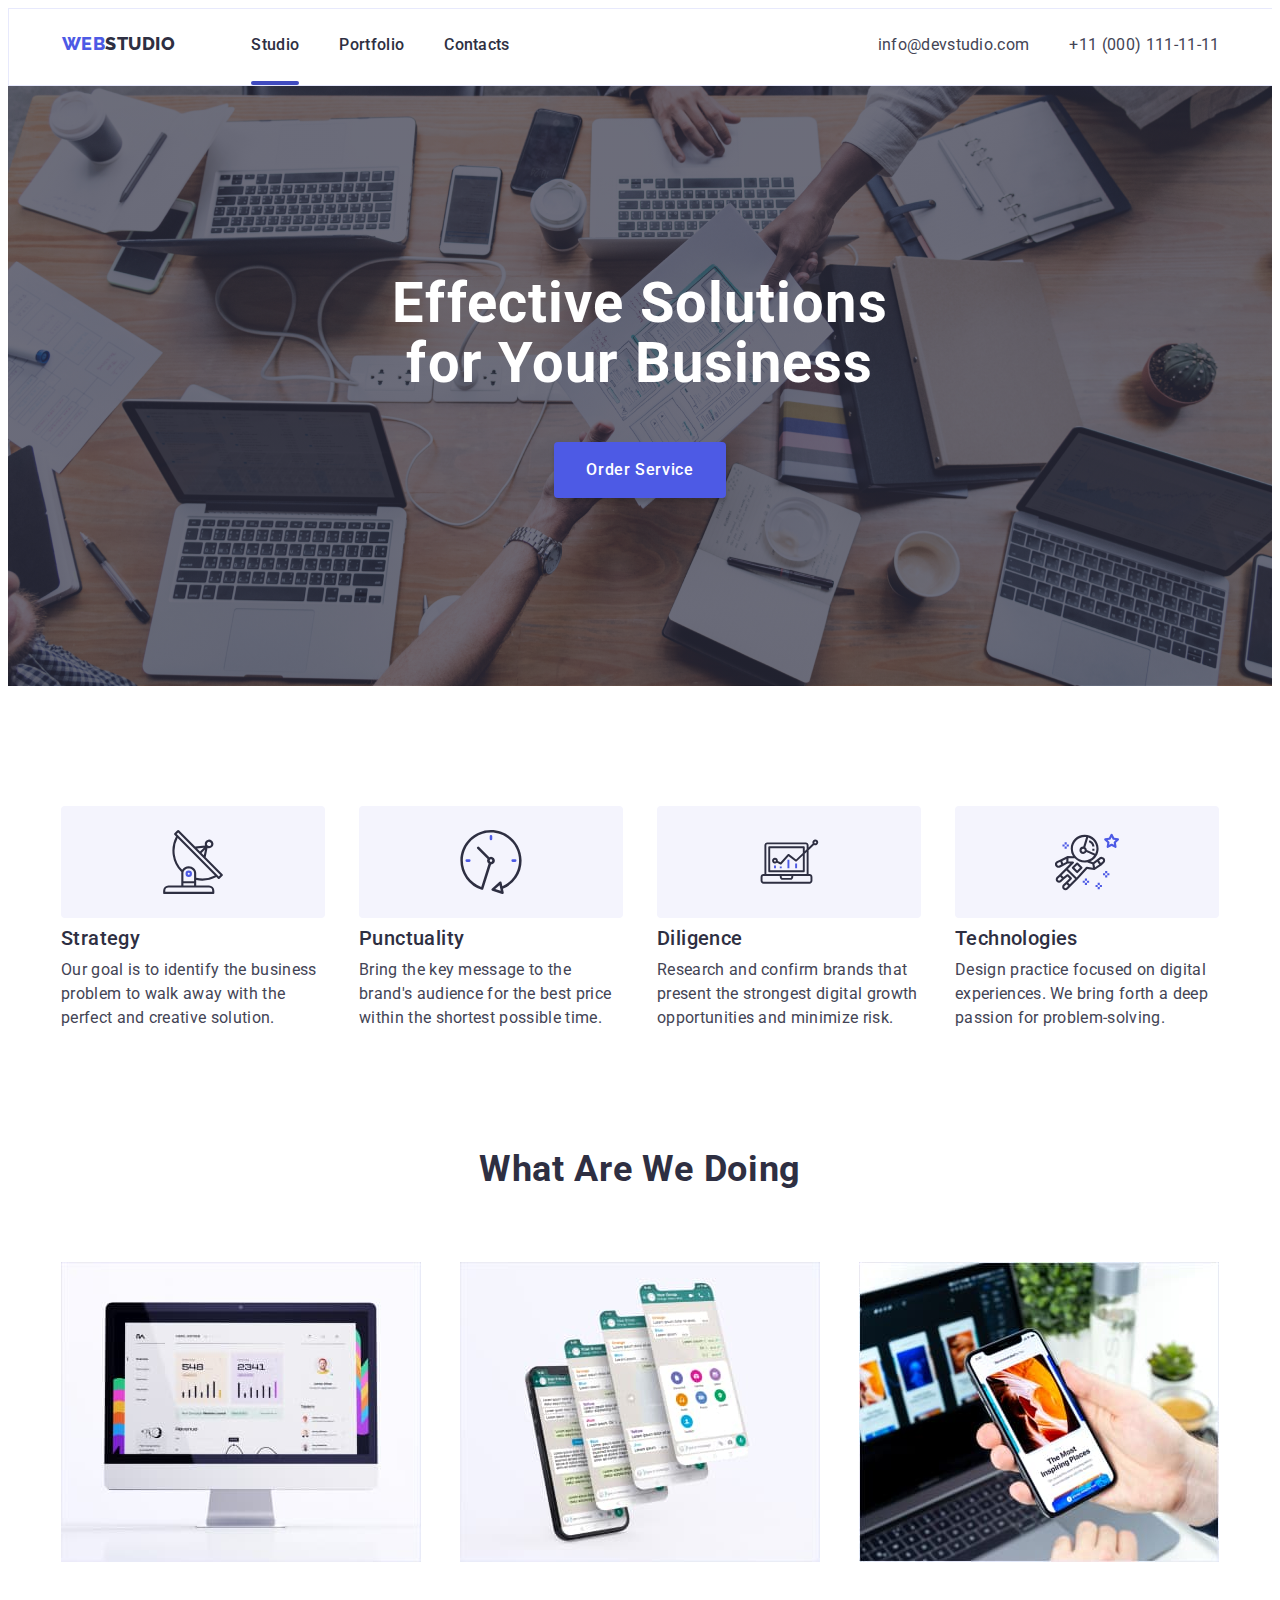
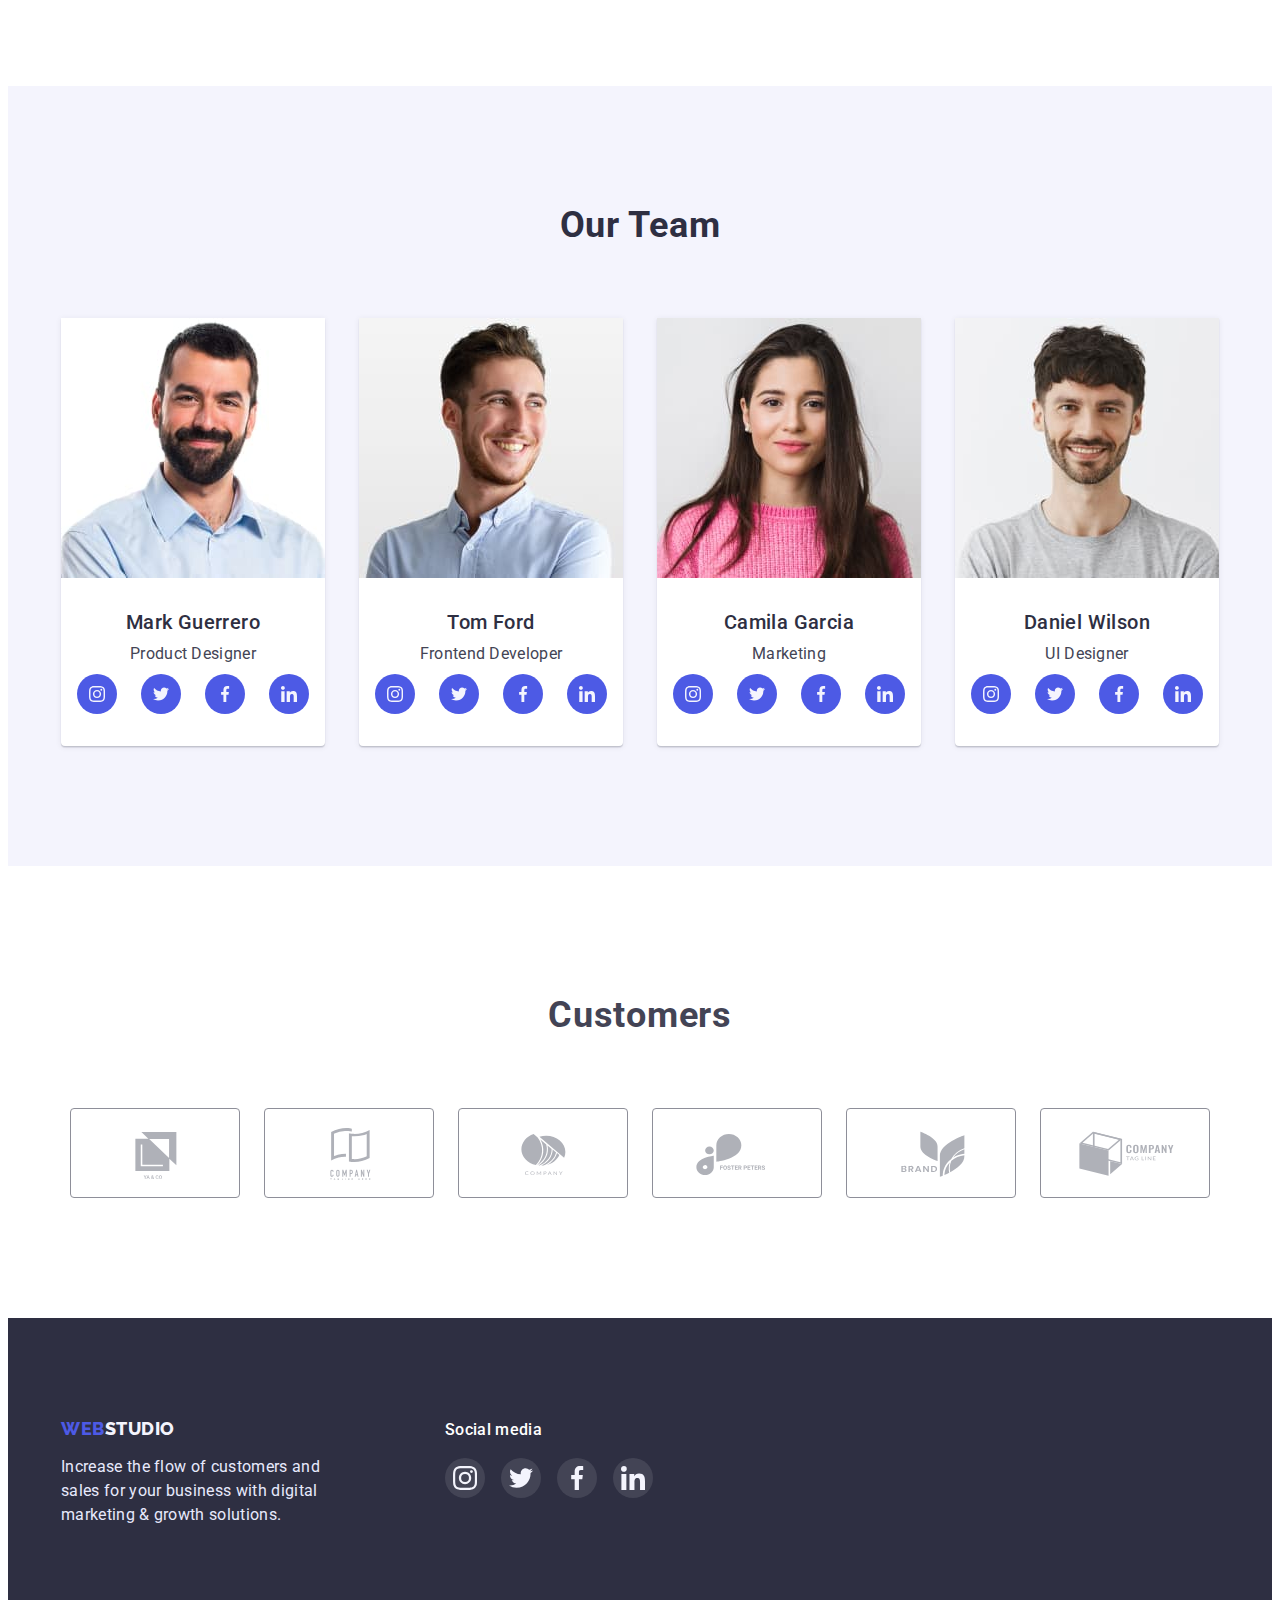
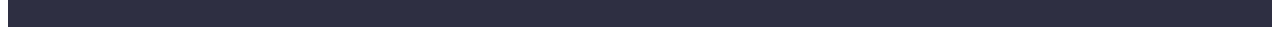
<file: index.html>
<!DOCTYPE html>
<html lang="en">

<head>
    <meta charset="UTF-8">
    <meta http-equiv="X-UA-Compatible" content="IE=edge">
    <meta name="viewport" content="width=device-width, initial-scale=1.0">
    <title>Studio</title>
    <link rel="preconnect" href="https://fonts.googleapis.com">
    <link rel="preconnect" href="https://fonts.gstatic.com" crossorigin>
    <link
        href="https://fonts.googleapis.com/css2?family=Raleway:wght@800&family=Roboto:wght@400;500;700;900&display=swap"
        rel="stylesheet">
    <link rel="stylesheet" href="https://cdnjs.cloudflare.com/ajax/libs/modern-normalize/1.1.0/modern-normalize.min.css"
        integrity="sha512-wpPYUAdjBVSE4KJnH1VR1HeZfpl1ub8YT/NKx4PuQ5NmX2tKuGu6U/JRp5y+Y8XG2tV+wKQpNHVUX03MfMFn9Q=="
        crossorigin="anonymous" referrerpolicy="no-referrer" />
    <link rel="stylesheet" href="./css/styles.css">
</head>

<body>
    <header class="header">
        <div class="container header-container">
            <nav class="header-nav">
                <a class="header-logo link" href="./index.html">Web<span class="header-logo-d">Studio</span></a>
                <ul class="header-list list">
                    <li class="header-item"><a class="header-link link current" href="./index.html">Studio</a></li>
                    <li class="header-item"><a class="header-link link" href="./portfolio.html">Portfolio</a></li>
                    <li class="header-item"><a class="header-link link" href="">Contacts</a></li>
                </ul>
            </nav>

            <address class="header-contact">
                <ul class="header-cont-list list">
                    <li><a class="header-address link" href="mailto:info@devstudio.com">info@devstudio.com</a></li>
                    <li><a class="header-address link" href="tel:+110001111111">+11 (000)
                            111-11-11</a></li>
                </ul>
            </address>
        </div>
    </header>

    <main>
        <section class="hero section">
            <div class="container">
                <h1 class="hero-title">Effective Solutions for Your Business</h1>
                <button class="hero-btn" data-modal-open type="button">Order Service</button>
            </div>
        </section>

        <section class="mission section">
            <div class="container">
                <h2 class="mission-top-title" hidden>hello</h2>
                <ul class="mission-list list">
                    <li class="mission-item">
                        <div class="mission-icon">
                            <svg width="64" height="64" class="mission-icon-item">
                                <use href="./images/icons.svg#icon-antenna"></use>
                            </svg>
                        </div>
                        <h3 class="mission-title">Strategy</h3>
                        <p class="mission-text">
                            Our goal is to identify the business
                            problem to walk away with the perfect and creative solution.
                        </p>
                    </li>
                    <li class="mission-item">
                        <div class="mission-icon">
                            <svg width="64" height="64" class="mission-icon-item">
                                <use href="./images/icons.svg#icon-clock"></use>
                            </svg>
                        </div>
                        <h3 class="mission-title">Punctuality</h3>
                        <p class="mission-text">
                            Bring the key message to the brand's audience for the best price within the shortest
                            possible
                            time.
                        </p>
                    </li>
                    <li class="mission-item">
                        <div class="mission-icon">
                            <svg width="64" height="64" class="mission-icon-item">
                                <use href="./images/icons.svg#icon-diagram"></use>
                            </svg>
                        </div>
                        <h3 class="mission-title">Diligence</h3>
                        <p class="mission-text">
                            Research and confirm brands that present the strongest digital growth opportunities and
                            minimize
                            risk.
                        </p>
                    </li>
                    <li class="mission-item">
                        <div class="mission-icon">
                            <svg width="64" height="64" class="mission-icon-item">
                                <use href="./images/icons.svg#icon-astronaut"></use>
                            </svg>
                        </div>
                        <h3 class="mission-title">Technologies</h3>
                        <p class="mission-text">
                            Design practice focused on digital experiences. We bring forth a deep passion for
                            problem-solving.
                        </p>
                    </li>
                </ul>
            </div>
        </section>

        <section class="about section">
            <div class="container">
                <h2 class="about-title">What are we doing</h2>
                <ul class="about-list list">
                    <li><img class="about-img" src="./images/img1.jpg" alt="lapton screen with opened site" width="360">
                    </li>
                    <li><img class="about-img" src="./images/img2.jpg" alt="mobile phone with many opened programs"
                            width="360"></li>
                    <li><img class="about-img" src="./images/img3.jpg" alt="hand with phone near laptop" width="360">
                    </li>
                </ul>
            </div>
        </section>

        <section class="team">
            <div class="container">
                <h2 class="team-title">Our Team</h2>
                <ul class="team-list list">
                    <li class="team-item">
                        <img class="team-img" src="./images/tc1.jpg" alt="man with dark hair and bear" width="264">
                        <div class="team-desc">
                            <h3 class="team-name">Mark Guerrero</h3>
                            <p class="team-post">Product Designer</p>
                            <ul class="team-soc list">
                                <li class="team-soc-item">
                                    <a href="" class="team-soc-link link">
                                        <svg width="16" height="16" class="team-soc-icon">
                                            <use href="./images/icons.svg#icon-instagram"></use>
                                        </svg>
                                    </a>
                                </li>
                                <li class="team-soc-item">
                                    <a href="" class="team-soc-link link">
                                        <svg width="16" height="16" class="team-soc-icon">
                                            <use href="./images/icons.svg#icon-twitter"></use>
                                        </svg>
                                    </a>
                                </li>
                                <li class="team-soc-item">
                                    <a href="" class="team-soc-link link">
                                        <svg width="16" height="16" class="team-soc-icon">
                                            <use href="./images/icons.svg#icon-facebook"></use>
                                        </svg>
                                    </a>
                                </li>
                                <li class="team-soc-item">
                                    <a href="" class="team-soc-link link">
                                        <svg width="16" height="16" class="team-soc-icon">
                                            <use href="./images/icons.svg#icon-linkedin"></use>
                                        </svg>
                                    </a>
                                </li>
                            </ul>
                        </div>
                    </li>
                    <li class="team-item">
                        <img class="team-img" src="./images/tc2.jpg" alt="smiling man is looking to right" width="264">
                        <div class="team-desc">
                            <h3 class="team-name">Tom Ford</h3>
                            <p class="team-post">Frontend Developer</p>
                            <ul class="team-soc list">
                                <li class="team-soc-item">
                                    <a href="" class="team-soc-link link">
                                        <svg width="16" height="16" class="team-soc-icon">
                                            <use href="./images/icons.svg#icon-instagram"></use>
                                        </svg>
                                    </a>
                                </li>
                                <li class="team-soc-item">
                                    <a href="" class="team-soc-link link">
                                        <svg width="16" height="16" class="team-soc-icon">
                                            <use href="./images/icons.svg#icon-twitter"></use>
                                        </svg>
                                    </a>
                                </li>
                                <li class="team-soc-item">
                                    <a href="" class="team-soc-link link">
                                        <svg width="16" height="16" class="team-soc-icon">
                                            <use href="./images/icons.svg#icon-facebook"></use>
                                        </svg>
                                    </a>
                                </li>
                                <li class="team-soc-item">
                                    <a href="" class="team-soc-link link">
                                        <svg width="16" height="16" class="team-soc-icon">
                                            <use href="./images/icons.svg#icon-linkedin"></use>
                                        </svg>
                                    </a>
                                </li>
                            </ul>
                        </div>
                    </li>
                    <li class="team-item">
                        <img class="team-img" src="./images/tc3.jpg" alt="woman in pink sweater" width="264">
                        <div class="team-desc">
                            <h3 class="team-name">Camila Garcia</h3>
                            <p class="team-post">Marketing</p>
                            <ul class="team-soc list">
                                <li class="team-soc-item">
                                    <a href="" class="team-soc-link link">
                                        <svg width="16" height="16" class="team-soc-icon">
                                            <use href="./images/icons.svg#icon-instagram"></use>
                                        </svg>
                                    </a>
                                </li>
                                <li class="team-soc-item">
                                    <a href="" class="team-soc-link link">
                                        <svg width="16" height="16" class="team-soc-icon">
                                            <use href="./images/icons.svg#icon-twitter"></use>
                                        </svg>
                                    </a>
                                </li>
                                <li class="team-soc-item">
                                    <a href="" class="team-soc-link link">
                                        <svg width="16" height="16" class="team-soc-icon">
                                            <use href="./images/icons.svg#icon-facebook"></use>
                                        </svg>
                                    </a>
                                </li>
                                <li class="team-soc-item">
                                    <a href="" class="team-soc-link link">
                                        <svg width="16" height="16" class="team-soc-icon">
                                            <use href="./images/icons.svg#icon-linkedin"></use>
                                        </svg>
                                    </a>
                                </li>
                            </ul>
                        </div>
                    </li>
                    <li class="team-item">
                        <img class="team-img" src="./images/tc4.jpg" alt="smiling man with dark hair" width="264">
                        <div class="team-desc">
                            <h3 class="team-name">Daniel Wilson</h3>
                            <p class="team-post">UI Designer</p>
                            <ul class="team-soc list">
                                <li class="team-soc-item">
                                    <a href="" class="team-soc-link link">
                                        <svg width="16" height="16" class="team-soc-icon">
                                            <use href="./images/icons.svg#icon-instagram"></use>
                                        </svg>
                                    </a>
                                </li>
                                <li class="team-soc-item">
                                    <a href="" class="team-soc-link link">
                                        <svg width="16" height="16" class="team-soc-icon">
                                            <use href="./images/icons.svg#icon-twitter"></use>
                                        </svg>
                                    </a>
                                </li>
                                <li class="team-soc-item">
                                    <a href="" class="team-soc-link link">
                                        <svg width="16" height="16" class="team-soc-icon">
                                            <use href="./images/icons.svg#icon-facebook"></use>
                                        </svg>
                                    </a>
                                </li>
                                <li class="team-soc-item">
                                    <a href="" class="team-soc-link link">
                                        <svg width="16" height="16" class="team-soc-icon">
                                            <use href="./images/icons.svg#icon-linkedin"></use>
                                        </svg>
                                    </a>
                                </li>
                            </ul>
                        </div>
                    </li>
                </ul>
            </div>
        </section>

        <section class="client">
            <div class="container">
                <h2 class="client-title">Customers</h2>
                <ul class="client-list list">
                    <li class="client-item"><a class="client-link link" href="">
                            <svg width="104" height="56" class="client-logo-icon">
                                <use href="./images/companylogo.svg#icon-logo1"></use>
                            </svg>
                        </a></li>
                    <li class="client-item"><a class="client-link link" href="">
                            <svg width="104" height="56" class="client-logo-icon">
                                <use href="./images/companylogo.svg#icon-logo2"></use>
                            </svg>
                        </a></li>
                    <li class="client-item"><a class="client-link link" href="">
                            <svg width="104" height="56" class="client-logo-icon">
                                <use href="./images/companylogo.svg#icon-logo3"></use>
                            </svg>
                        </a></li>
                    <li class="client-item"><a class="client-link link" href="">
                            <svg width="104" height="56" class="client-logo-icon">
                                <use href="./images/companylogo.svg#icon-logo4"></use>
                            </svg>
                        </a></li>
                    <li class="client-item"><a class="client-link link" href="">
                            <svg width="104" height="56" class="client-logo-icon">
                                <use href="./images/companylogo.svg#icon-logo5"></use>
                            </svg>
                        </a></li>
                    <li class="client-item"><a class="client-link link" href="">
                            <svg width="104" height="56" class="client-logo-icon">
                                <use href="./images/companylogo.svg#icon-logo6"></use>
                            </svg>
                        </a></li>
                </ul>
            </div>
        </section>
    </main>

    <footer class="footer">
        <div class="container footer-container">
            <div class="footer-desc">
                <a class="footer-logo link" href="./index.html">Web<span class="footer-logo-studio-w">Studio</span></a>
                <p class="footer-item">Increase the flow of customers and sales for your business with digital marketing
                    &
                    growth solutions.</p>
            </div>
            <div class="footer-soc">
                <p class="footer-soc-title">Social media</p>
                <ul class="footer-soc-list list">
                    <li class="footer-soc-item">
                        <a href="" class="footer-soc-link link">
                            <svg width="24" height="24" class="footer-soc-icon">
                                <use href="./images/icons.svg#icon-instagram"></use>
                            </svg>
                        </a>
                    </li>
                    <li class=" footer-soc-item">
                        <a href="" class="footer-soc-link link">
                            <svg width="24" height="24" class="footer-soc-icon">
                                <use href="./images/icons.svg#icon-twitter"></use>
                            </svg>
                        </a>
                    </li>
                    <li class="footer-soc-item">
                        <a href="" class="footer-soc-link link">
                            <svg width="24" height="24" class="footer-soc-icon">
                                <use href="./images/icons.svg#icon-facebook"></use>
                            </svg>
                        </a>
                    </li>
                    <li class="footer-soc-item">
                        <a href="" class="footer-soc-link link">
                            <svg width="24" height="24" class="footer-soc-icon">
                                <use href="./images/icons.svg#icon-linkedin"></use>
                            </svg>
                        </a>
                    </li>
                </ul>
            </div>
        </div>
    </footer>
    <div class="backdrop is-hidden" data-modal>
        <div class="modal">
            <button type="button" class="button-close-modal" data-modal-close>
                <svg width="8" height="8" class="close-modal-icon">
                    <use href="./images/close.svg#icon-close-icon"></use>
                </svg>
            </button>
        </div>
    </div>
    <script src="./js/modal.js"></script>
</body>

</html>
</file>
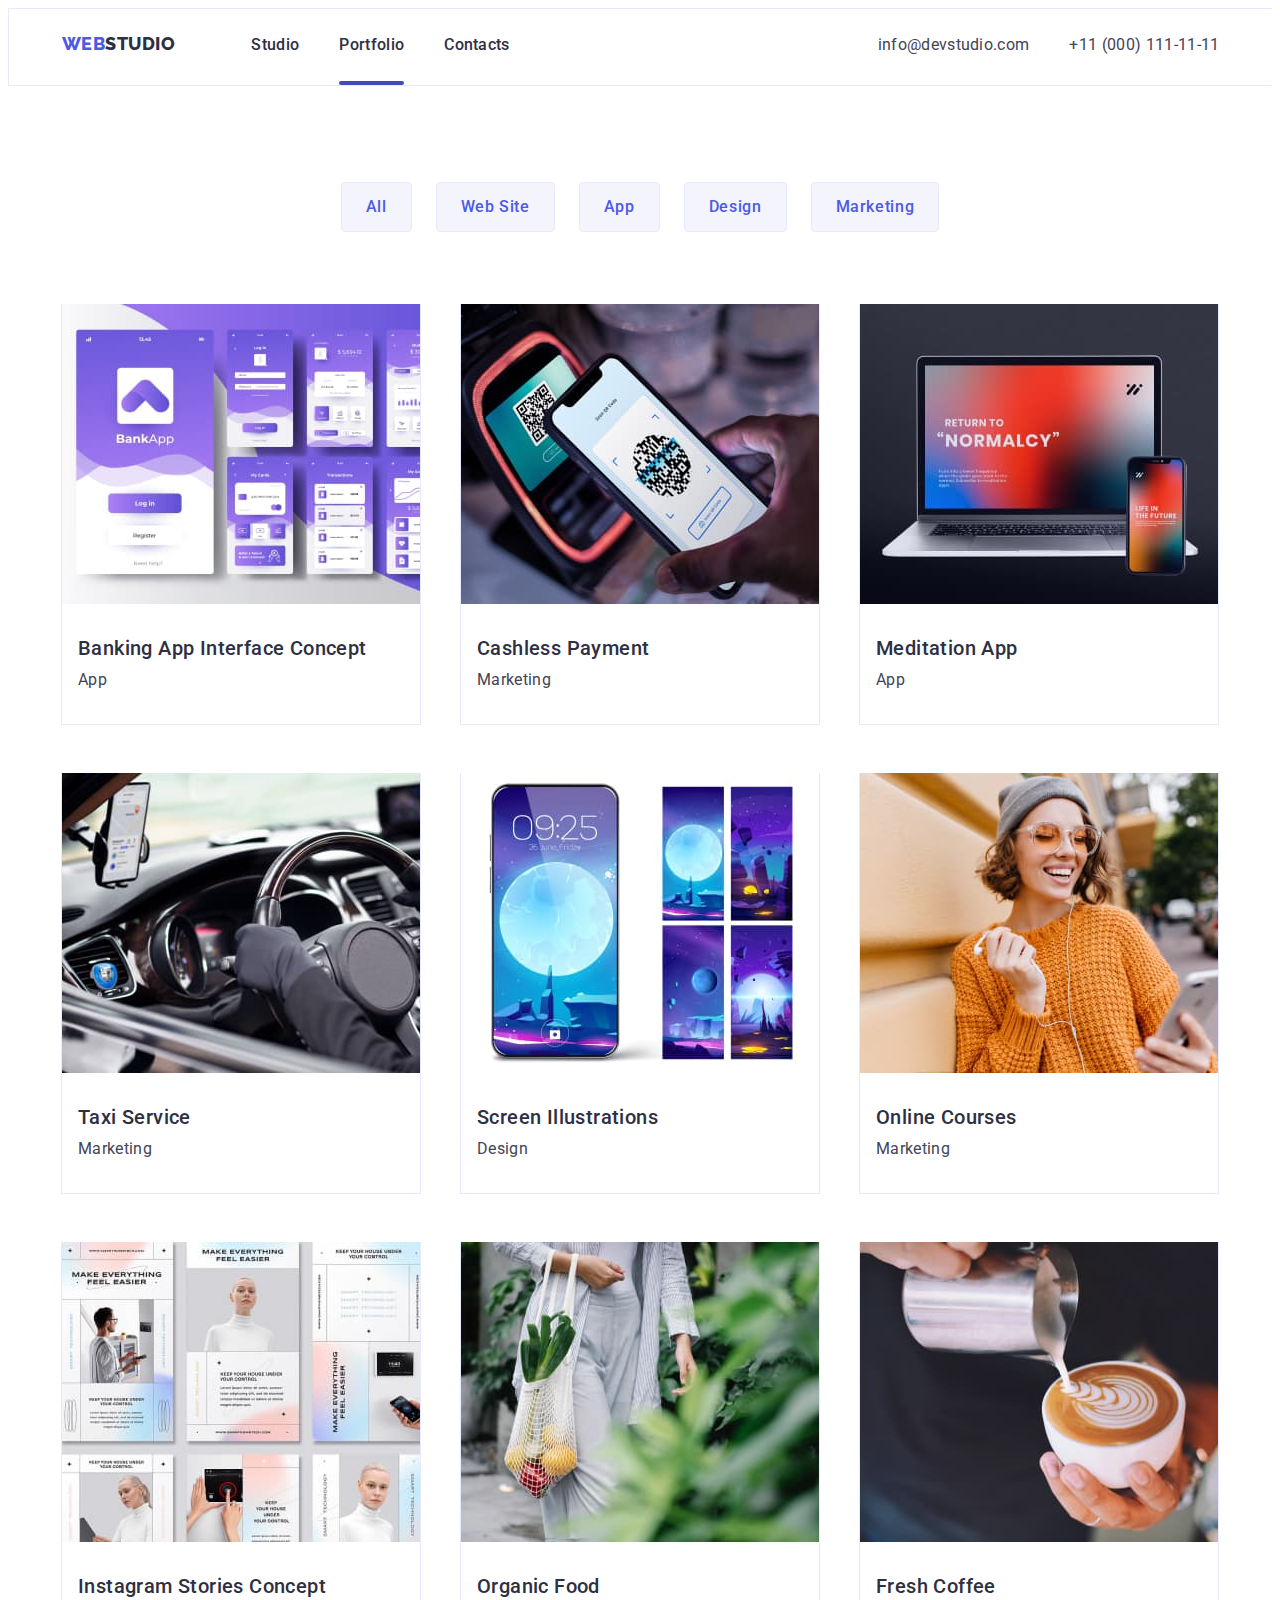
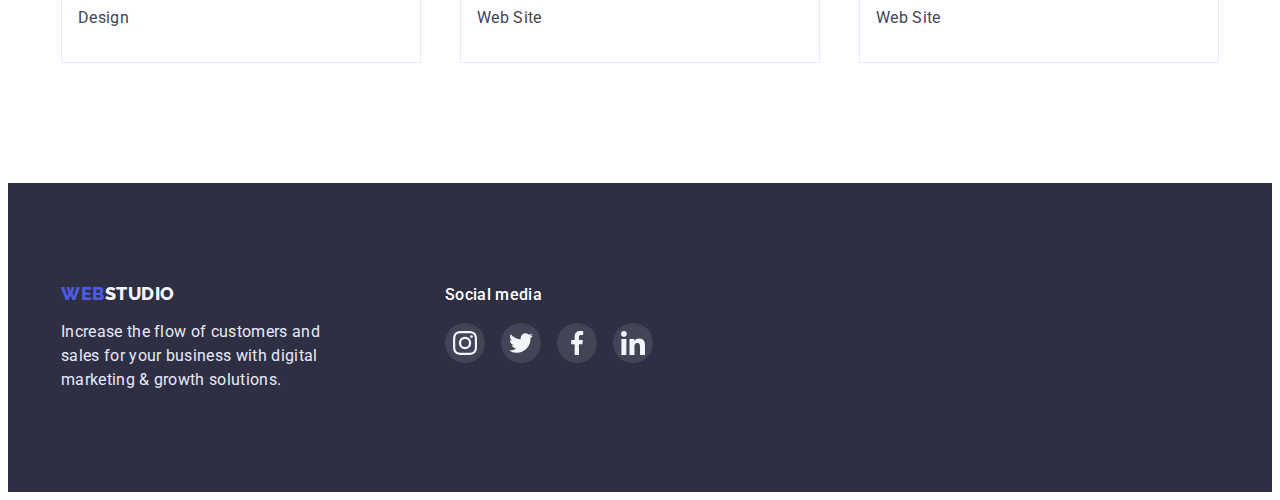
<file: portfolio.html>
<!DOCTYPE html>
<html lang="en">

<head>
    <meta charset="UTF-8">
    <meta http-equiv="X-UA-Compatible" content="IE=edge">
    <meta name="viewport" content="width=device-width, initial-scale=1.0">
    <title>Portfolio</title>
    <link rel="preconnect" href="https://fonts.googleapis.com">
    <link rel="preconnect" href="https://fonts.gstatic.com" crossorigin>
    <link
        href="https://fonts.googleapis.com/css2?family=Raleway:wght@800&family=Roboto:wght@400;500;700;900&display=swap"
        rel="stylesheet">
    <link rel="stylesheet" href="https://cdnjs.cloudflare.com/ajax/libs/modern-normalize/1.1.0/modern-normalize.min.css"
        integrity="sha512-wpPYUAdjBVSE4KJnH1VR1HeZfpl1ub8YT/NKx4PuQ5NmX2tKuGu6U/JRp5y+Y8XG2tV+wKQpNHVUX03MfMFn9Q=="
        crossorigin="anonymous" referrerpolicy="no-referrer" />
    <link rel="stylesheet" href="./css/styles.css">
</head>

<body>
    <header class="header">
        <div class="container header-container">
            <nav class="header-nav">
                <a class="header-logo link" href="./index.html">Web<span class="header-logo-d">Studio</span></a>
                <ul class="header-list list">
                    <li class="header-item"><a class="header-link link" href="./index.html">Studio</a></li>
                    <li class="header-item"><a class="header-link link current" href="./portfolio.html">Portfolio</a>
                    </li>
                    <li class="header-item"><a class="header-link link" href="">Contacts</a></li>
                </ul>
            </nav>

            <address class="header-contact">
                <ul class="header-cont-list list">
                    <li><a class="header-address link" href="mailto:info@devstudio.com">info@devstudio.com</a></li>
                    <li><a class="header-address link" href="tel:+110001111111">+11 (000)
                            111-11-11</a></li>
                </ul>
            </address>
        </div>
    </header>

    <main>
        <section class="portfolio">
            <div class="container">
                <h1 hidden>hello</h1>
                <ul class="port-list list">
                    <li class="port-nav"><button class="port-btn link" type="button">All</button></li>
                    <li class="port-nav"><button class="port-btn link" type="button">Web Site</button></li>
                    <li class="port-nav"><button class="port-btn link" type="button">App</button></li>
                    <li class="port-nav"><button class="port-btn link" type="button">Design</button></li>
                    <li><button class="port-btn link" type="button">Marketing</button></li>
                </ul>
                <ul class="port-example-list list">
                    <li class="port-example-item card link">
                        <a class="link link-port-cover" href="">
                            <div class="port-cover">
                                <img class="port-img" src="./images/port1.jpg" alt="" width="360">
                                <div class="overlay">
                                    <p class="port-cover-text">
                                        14 Stylish and User-Friendly App Design Concepts · Task Manager App · Calorie
                                        Tracker
                                        App · Exotic Fruit Ecommerce App · Cloud Storage App</p>
                                </div>
                            </div>
                            <div class="port-desc">
                                <h2 class="port-example-name">Banking App Interface Concept</h2>
                                <p class="port-example-type">App</p>
                            </div>
                        </a>
                    </li>
                    <li class="port-example-item card link">
                        <a class="link link-port-cover" href="">
                            <div class="port-cover">
                                <img class="port-img" src="./images/port2.jpg" alt="" width="360">
                                <div class="overlay">
                                    <p class="port-cover-text">
                                        14 Stylish and User-Friendly App Design Concepts · Task Manager App · Calorie
                                        Tracker
                                        App · Exotic Fruit Ecommerce App · Cloud Storage App</p>
                                </div>
                            </div>
                            <div class="port-desc">
                                <h2 class="port-example-name">Cashless Payment</h2>
                                <p class="port-example-type">Marketing</p>
                            </div>
                        </a>
                    </li>
                    <li class="port-example-item card link">
                        <a class="link link-port-cover" href="">
                            <div class="port-cover">
                                <img class="port-img" src="./images/port3.jpg" alt="" width="360">
                                <div class="overlay">
                                    <p class="port-cover-text">
                                        14 Stylish and User-Friendly App Design Concepts · Task Manager App · Calorie
                                        Tracker
                                        App · Exotic Fruit Ecommerce App · Cloud Storage App</p>
                                </div>
                            </div>
                            <div class="port-desc">
                                <h2 class="port-example-name">Meditation App</h2>
                                <p class="port-example-type">App</p>
                            </div>
                        </a>
                    </li>
                    <li class="port-example-item card link">
                        <a class="link link-port-cover" href="">
                            <div class="port-cover">
                                <img class="port-img" src="./images/port4.jpg" alt="" width="360">
                                <div class="overlay">
                                    <p class="port-cover-text">
                                        14 Stylish and User-Friendly App Design Concepts · Task Manager App · Calorie
                                        Tracker
                                        App · Exotic Fruit Ecommerce App · Cloud Storage App</p>
                                </div>
                            </div>
                            <div class="port-desc">
                                <h2 class="port-example-name">Taxi Service</h2>
                                <p class="port-example-type">Marketing</p>
                            </div>
                        </a>
                    </li>
                    <li class="port-example-item card link">
                        <a class="link link-port-cover" href="">
                            <div class="port-cover">
                                <img class="port-img" src="./images/port5.jpg" alt="" width="360">
                                <div class="overlay">
                                    <p class="port-cover-text">
                                        14 Stylish and User-Friendly App Design Concepts · Task Manager App · Calorie
                                        Tracker
                                        App · Exotic Fruit Ecommerce App · Cloud Storage App</p>
                                </div>
                            </div>
                            <div class="port-desc">
                                <h2 class="port-example-name">Screen Illustrations</h2>
                                <p class="port-example-type">Design</p>
                            </div>
                        </a>
                    </li>
                    <li class="port-example-item card link">
                        <a class="link link-port-cover" href="">
                            <div class="port-cover">
                                <img class="port-img" src="./images/port6.jpg" alt="" width="360">
                                <div class="overlay">
                                    <p class="port-cover-text">
                                        14 Stylish and User-Friendly App Design Concepts · Task Manager App · Calorie
                                        Tracker
                                        App · Exotic Fruit Ecommerce App · Cloud Storage App</p>
                                </div>
                            </div>
                            <div class="port-desc">
                                <h2 class="port-example-name">Online Courses</h2>
                                <p class="port-example-type">Marketing</p>
                            </div>
                        </a>
                    </li>
                    <li class="port-example-item link">
                        <a class="link link-port-cover" href="">
                            <div class="port-cover">
                                <img class="port-img" src="./images/port7.jpg" alt="" width="360">
                                <div class="overlay">
                                    <p class="port-cover-text">
                                        14 Stylish and User-Friendly App Design Concepts · Task Manager App · Calorie
                                        Tracker
                                        App · Exotic Fruit Ecommerce App · Cloud Storage App</p>
                                </div>
                            </div>
                            <div class="port-desc">
                                <h2 class="port-example-name">Instagram Stories Concept</h2>
                                <p class="port-example-type">Design</p>
                            </div>
                        </a>
                    </li>
                    <li class="port-example-item link">
                        <a class="link link-port-cover" href="">
                            <div class="port-cover">
                                <img class="port-img" src="./images/port8.jpg" alt="" width="360">
                                <div class="overlay">
                                    <p class="port-cover-text">
                                        14 Stylish and User-Friendly App Design Concepts · Task Manager App · Calorie
                                        Tracker
                                        App · Exotic Fruit Ecommerce App · Cloud Storage App</p>
                                </div>
                            </div>
                            <div class="port-desc">
                                <h2 class="port-example-name">Organic Food</h2>
                                <p class="port-example-type">Web Site</p>
                            </div>
                        </a>
                    </li>
                    <li class="port-example-item link">
                        <a class="link link-port-cover" href="">
                            <div class="port-cover">
                                <img class="port-img" src="./images/port9.jpg" alt="" width="360">
                                <div class="overlay">
                                    <p class="port-cover-text">
                                        14 Stylish and User-Friendly App Design Concepts · Task Manager App · Calorie
                                        Tracker
                                        App · Exotic Fruit Ecommerce App · Cloud Storage App</p>
                                </div>
                            </div>
                            <div class="port-desc">
                                <h2 class="port-example-name">Fresh Coffee</h2>
                                <p class="port-example-type">Web Site</p>
                            </div>
                        </a>
                    </li>
                </ul>
            </div>
        </section>
    </main>

    <footer class="footer">
        <div class="container footer-container">
            <div class="footer-desc">
                <a class="footer-logo link" href="./index.html">Web<span class="footer-logo-studio-w">Studio</span></a>
                <p class="footer-item">Increase the flow of customers and sales for your business with digital marketing
                    &
                    growth solutions.</p>
            </div>
            <div class="footer-soc">
                <p class="footer-soc-title">Social media</p>
                <ul class="footer-soc-list list">
                    <li class="footer-soc-item">
                        <a href="" class="footer-soc-link link">
                            <svg width="24" height="24" class="footer-soc-icon">
                                <use href="./images/icons.svg#icon-instagram"></use>
                            </svg>
                        </a>
                    </li>
                    <li class=" footer-soc-item">
                        <a href="" class="footer-soc-link link">
                            <svg width="24" height="24" class="footer-soc-icon">
                                <use href="./images/icons.svg#icon-twitter"></use>
                            </svg>
                        </a>
                    </li>
                    <li class="footer-soc-item">
                        <a href="" class="footer-soc-link link">
                            <svg width="24" height="24" class="footer-soc-icon">
                                <use href="./images/icons.svg#icon-facebook"></use>
                            </svg>
                        </a>
                    </li>
                    <li class="footer-soc-item">
                        <a href="" class="footer-soc-link link">
                            <svg width="24" height="24" class="footer-soc-icon">
                                <use href="./images/icons.svg#icon-linkedin"></use>
                            </svg>
                        </a>
                    </li>
                </ul>
            </div>
        </div>
    </footer>
</body>

</html>
</file>
<file: css/styles.css>
:root {
  --main-text-color: #2e2f42;
  --second-text-color: #434455;
}

body {
  font-family: "Roboto", sans-serif;
  font-style: normal;
  font-weight: 400;
  color: #434455;
}

p,
h1,
h2,
h3,
h4,
h5,
h6 {
  margin: 0;
}

ul {
  padding-left: 0;
  margin: 0;
}

.container {
  width: 1158px;
  padding: 0 15px;
  margin: 0 auto;
}

.section {
  padding-top: 188px;
  padding-bottom: 188px;
}
.link {
  text-decoration: none;
}

.list {
  list-style: none;
}

/** --------------------Main page--------------------  */

header {
  background-color: #ffffff;
  padding-top: 24px;
  box-sizing: border-box;
  border: 1px solid #e7e9fc;
  border-right: none;
}

.header-container {
  display: flex;
}

.header-logo {
  font-family: "Raleway", sans-serif;
  font-style: normal;
  font-weight: 800;
  font-size: 18px;
  line-height: 1.17;
  letter-spacing: 0.03em;
  text-transform: uppercase;
  color: #4d5ae5;
  margin-right: 76px;
}

.header-nav {
  display: flex;
}

.header-list {
  display: flex;
  gap: 40px;
}

.header-link {
  font-style: normal;
  font-weight: 500;
  font-size: 16px;
  line-height: 1.5;
  letter-spacing: 0.02em;
  color: #2e2f42;
  transition: color 250ms cubic-bezier(0.4, 0, 0.2, 1);
}

.current::after {
  content: "";
  height: 4px;
  background: #404bbf;
  border-radius: 2px;
  width: currentwidth;
  display: block;
  margin-top: 24px;
  bottom: 0;
  position: absolute-1px;
}

.header-link:hover {
  color: #404bbf;
}

.header-link:focus {
  color: #404bbf;
}

.header-contact {
  font-style: normal;
  margin-left: auto;
}

.header-address:hover {
  color: #404bbf;
}

.header-address:focus {
  color: #404bbf;
}

.header-cont-list {
  display: flex;
  gap: 40px;
}

.header-address {
  font-style: normal;
  font-weight: 400;
  font-size: 16px;
  line-height: 1.5;
  letter-spacing: 0.02em;
  color: #434455;
  transition: color 250ms cubic-bezier(0.4, 0, 0.2, 1);
}

.hero {
  background-color: #2e2f42;
  background-image: linear-gradient(
      rgba(46, 47, 66, 0.7),
      rgba(46, 47, 66, 0.7)
    ),
    url(../images/hero_bg.jpg);
  background-repeat: no-repeat;
  background-position: center;
  background-size: cover;
}

.hero-title {
  font-size: 56px;
  line-height: 1.07;
  text-align: center;
  letter-spacing: 0.02em;
  color: #ffffff;
  max-width: 496px;
  margin: auto;
  margin-bottom: 48px;
}
.hero-btn {
  font-family: "Roboto", sans-serif;
  font-style: normal;
  font-weight: 500;
  font-size: 16px;
  line-height: 1.5;
  display: flex;
  letter-spacing: 0.04em;
  color: #ffffff;
  background-color: #4d5ae5;
  box-shadow: 0px 4px 4px rgba(0, 0, 0, 0.15);
  border-radius: 4px;
  cursor: pointer;
  margin: auto;
  padding: 16px 32px;
  border: transparent;
  transition: color 250ms cubic-bezier(0.4, 0, 0.2, 1);
}

.hero-btn:hover {
  color: #ffffff;
  background: #404bbf;
  box-shadow: 0px 4px 4px rgba(0, 0, 0, 0.15);
  border-radius: 4px;
}

.hero-btn:focus {
  color: #ffffff;
  background: #404bbf;
  box-shadow: 0px 4px 4px rgba(0, 0, 0, 0.15);
  border-radius: 4px;
}

/**-------------- Mission---------- */
.mission {
  padding-top: 120px;
  padding-bottom: 120px;
}

.mission-list {
  display: flex;
  flex-direction: row;
  flex-wrap: nowrap;
  justify-content: space-between;
}

.mission-item {
  max-width: 264px;
}

.mission-icon {
  width: 264px;
  height: 112px;
  background: #f4f4fd;
  border-radius: 4px;
  display: flex;
  align-items: center;
  justify-content: center;
  margin-bottom: 8px;
}

.mission-title {
  font-weight: 500;
  font-size: 20px;
  line-height: 1.2;
  letter-spacing: 0.02em;
  color: #2e2f42;
  margin-bottom: 8px;
}

.mission-text {
  font-size: 16px;
  line-height: 1.5;
  letter-spacing: 0.02em;
  color: #434455;
}

.about {
  padding-bottom: 120px;
  padding-top: 0;
}

.about-list {
  display: flex;
  justify-content: space-between;
  flex-wrap: nowrap;
}

.about-title {
  font-weight: 700;
  font-size: 36px;
  line-height: 1.11;
  text-align: center;
  letter-spacing: 0.02em;
  text-transform: capitalize;
  color: #2e2f42;
  margin-bottom: 72px;
}

.team {
  background-color: #f4f4fd;
  padding-top: 120px;
  padding-bottom: 120px;
}

.team-list {
  display: flex;
  justify-content: space-between;
  flex-wrap: nowrap;
}

.team-desc {
  padding-top: 32px;
  padding-bottom: 32px;
}

.team-title {
  font-weight: 700;
  font-size: 36px;
  line-height: 1.11;
  text-align: center;
  letter-spacing: 0.02em;
  text-transform: capitalize;
  color: var(--main-text-color);
  margin-bottom: 72px;
}

.team-img {
  display: block;
}

.team-item {
  background: #ffffff;
  box-shadow: 0px 1px 6px rgba(46, 47, 66, 0.08),
    0px 1px 1px rgba(46, 47, 66, 0.16), 0px 2px 1px rgba(46, 47, 66, 0.08);
  border-radius: 0px 0px 4px 4px;
  max-width: 264px;
}

.team-name {
  font-weight: 500;
  font-size: 20px;
  line-height: 1.2;
  text-align: center;
  letter-spacing: 0.02em;
  color: var(--main-text-color);
  margin-bottom: 8px;
}

.team-post {
  font-size: 16px;
  line-height: 1.5;
  text-align: center;
  letter-spacing: 0.02em;
  color: var(--second-text-color);
  margin-bottom: 8px;
}

.team-soc {
  display: flex;
  justify-content: center;
  gap: 24px;
  transition: color 250ms cubic-bezier(0.4, 0, 0.2, 1);
}
.team-soc-item {
  width: 40px;
  height: 40px;
}
.team-soc-link {
  width: 100%;
  height: 100%;
  border-radius: 50%;
  background-color: #4d5ae5;
  display: flex;
  align-items: center;
  justify-content: center;
  transition: color 250ms cubic-bezier(0.4, 0, 0.2, 1);
}

.team-soc-link:hover {
  background-color: #404bbf;
}

.team-soc-link:focus {
  background-color: #404bbf;
}
/**-------Clients---------- */

.client {
  padding-top: 130px;
  padding-bottom: 120px;
}

.client-title {
  font-weight: 700;
  font-size: 36px;
  line-height: 1.11;
  text-align: center;
  letter-spacing: 0.02em;
  text-transform: capitalize;
  margin-bottom: 72px;
}

.client-list {
  display: flex;
  justify-content: center;
  gap: 24px;
}

.client-link {
  width: 168px;
  height: 88px;
  border: 1px solid #8e8f99;
  border-radius: 4px;
  display: flex;
  align-items: center;
  justify-content: center;
  transition: color 250ms cubic-bezier(0.4, 0, 0.2, 1);
}

.client-logo-icon {
  fill: #afb1b8;
}

.client-link:hover {
  border-color: #404bbf;
}

.client-link:hover .client-logo-icon {
  fill: #404bbf;
}

.client-link:focus {
  border-color: #404bbf;
}

.client-link:focus .client-logo-icon {
  fill: #404bbf;
}

/**-------Footer---------- */

.footer {
  background-color: #2e2f42;
  padding-top: 100px;
  padding-bottom: 100px;
  display: flex;
}

.footer-container {
  display: flex;
}

.header-logo-d {
  color: #2e2f42;
}

.header-logo-studio-w {
  font-family: "Raleway";
  font-style: normal;
  font-weight: 800;
  font-size: 18px;
  line-height: 1.16;
  display: flex;
  align-items: center;
  letter-spacing: 0.03em;
  text-transform: uppercase;
  color: #f4f4fd;
}

.footer-logo {
  font-family: "Raleway", sans-serif;
  font-style: normal;
  font-weight: 800;
  font-size: 18px;
  line-height: 1.17;
  display: flex;
  align-items: center;
  letter-spacing: 0.03em;
  text-transform: uppercase;
  color: #4d5ae5;
  margin-bottom: 16px;
}

.footer-logo-studio-w {
  color: #f4f4fd;
}

.footer-item {
  font-size: 16px;
  line-height: 1.5;
  letter-spacing: 0.02em;
  color: #e7e9fc;
  max-width: 264px;
}

.footer-soc {
  margin-left: 120px;
}

.footer-soc-title {
  font-weight: 500;
  font-size: 16px;
  line-height: 1.5;
  letter-spacing: 0.02em;
  color: #ffffff;
  margin-bottom: 16px;
}

.footer-soc-list {
  display: flex;
  justify-content: center;
  gap: 16px;
}
.footer-soc-item {
  width: 40px;
  height: 40px;
}
.footer-soc-link {
  width: 100%;
  height: 100%;
  border-radius: 50%;
  background-color: rgba(255, 255, 255, 0.1);
  display: flex;
  align-items: center;
  justify-content: center;
  transition: color 250ms cubic-bezier(0.4, 0, 0.2, 1);
}

.footer-soc-link:hover {
  background-color: #31d0aa;
}

.footer-soc-link:focus {
  background-color: #31d0aa;
}
/** -------------------- Portfolio --------------------*/

.portfolio {
  padding-top: 96px;
  padding-bottom: 120px;
}

.port-list {
  display: flex;
  justify-content: center;
  flex-wrap: nowrap;
  margin-bottom: 72px;
}

.port-nav {
  margin-right: 24px;
}

.port-btn {
  font-family: "Roboto", sans-serif;
  font-style: normal;
  font-weight: 500;
  font-size: 16px;
  line-height: 1.5;
  display: flex;
  align-items: center;
  text-align: center;
  letter-spacing: 0.04em;
  color: #4d5ae5;
  background: #f4f4fd;
  border: 1px solid #e7e9fc;
  border-radius: 4px;
  cursor: pointer;
  margin-top: 96px;
  margin: auto;
  padding: 12px 24px;
  transition: color 250ms cubic-bezier(0.4, 0, 0.2, 1);
}

.port-btn:hover {
  color: #ffffff;
  background-color: #404bbf;
  box-shadow: 0px 3px 1px rgba(0, 0, 0, 0.1), 0px 2px 1px rgba(0, 0, 0, 0.08),
    0px 2px 2px rgba(0, 0, 0, 0.12);
  border-radius: 4px;
}
.port-btn:focus {
  color: #ffffff;
  background-color: #404bbf;
  box-shadow: 0px 3px 1px rgba(0, 0, 0, 0.1), 0px 2px 1px rgba(0, 0, 0, 0.08),
    0px 2px 2px rgba(0, 0, 0, 0.12);
  border-radius: 4px;
}

.port-example-list {
  display: flex;
  justify-content: space-between;
  flex-wrap: wrap;
}

.port-desc {
  padding-top: 32px;
  padding-bottom: 32px;
  padding-left: 16px;
}

.card {
  margin-bottom: 48px;
}

.port-example-item {
  box-sizing: border-box;
  border: 1px solid #e7e9fc;
  border-top: none;
  max-width: 360px;
  transition: color 250ms cubic-bezier(0.4, 0, 0.2, 1);
}

.port-example-item:hover {
  border: 1px solid #f4f4fd;
  box-shadow: 0px 1px 6px rgba(46, 47, 66, 0.08),
    0px 1px 1px rgba(46, 47, 66, 0.16), 0px 2px 1px rgba(46, 47, 66, 0.08);
}

.port-example-item:focus {
  border: 1px solid #f4f4fd;
  box-shadow: 0px 1px 6px rgba(46, 47, 66, 0.08),
    0px 1px 1px rgba(46, 47, 66, 0.16), 0px 2px 1px rgba(46, 47, 66, 0.08);
}

.port-example-name {
  font-weight: 500;
  font-size: 20px;
  line-height: 1.2;
  letter-spacing: 0.02em;
  color: var(--main-text-color);
  margin-bottom: 8px;
}

.port-example-type {
  font-size: 16px;
  line-height: 1.5;
  letter-spacing: 0.02em;
  color: var(--second-text-color);
}

.port-img {
  display: block;
}

.port-cover {
  position: relative;
  overflow: hidden;
}

.link-port-cover:hover .overlay {
  transform: translateY(0);
}

.link-port-cover:focus .overlay {
  transform: translateY(0);
}

.overlay {
  position: absolute;
  background-color: #4d5ae5;
  top: 0;
  left: 0;
  width: 100%;
  height: 100%;

  transform: translateY(100%);
  transition: transform 250ms;
  transition-timing-function: cubic-bezier(0.4, 0, 0.2, 1);
}

.port-cover-text {
  font-size: 16px;
  line-height: 1.5;
  letter-spacing: 0.02em;
  color: #f4f4fd;
  padding: 40px 32px 0 32px;
}

/** --------Modal-------- */
.backdrop {
  position: fixed;
  top: 0;
  width: 100%;
  height: 100%;
  background: rgba(46, 47, 66, 0.4);
  transition: opacity 250ms cubic-bezier(0.4, 0, 0.2, 1),
    visibility 250ms cubic-bezier(0.4, 0, 0.2, 1);
}

.modal {
  position: absolute;
  width: 408px;
  min-height: 576px;
  background-color: #fcfcfc;
  border-radius: 4px;
  box-shadow: 0px 1px 1px rgba(0, 0, 0, 0.14), 0px 1px 3px rgba(0, 0, 0, 0.12),
    0px 2px 1px rgba(0, 0, 0, 0.2);
  left: 50%;
  top: 50%;
  transform: translate(-50%, -50%) scale(1);
  transition: transform 250ms cubic-bezier(0.4, 0, 0.2, 1);
}

.backdrop.is-hidden .modal {
  transform: translate(-50%, -50%) scale(0);
}

.button-close-modal {
  background: #e7e9fc;
  border: 1px solid rgba(0, 0, 0, 0.1);
  width: 24px;
  height: 24px;
  display: block;
  margin-left: auto;
  margin-right: 24px;
  margin-top: 24px;
  box-sizing: border-box;
  border-radius: 50%;
  cursor: pointer;
}

.button-close-modal:is(:hover, :focus) {
  fill: white;
  background-color: #404bbf;
}

.close-modal-icon {
  color: #000000;
}
.is-hidden {
  opacity: 0;
  visibility: hidden;
  pointer-events: none;
}
</file>
